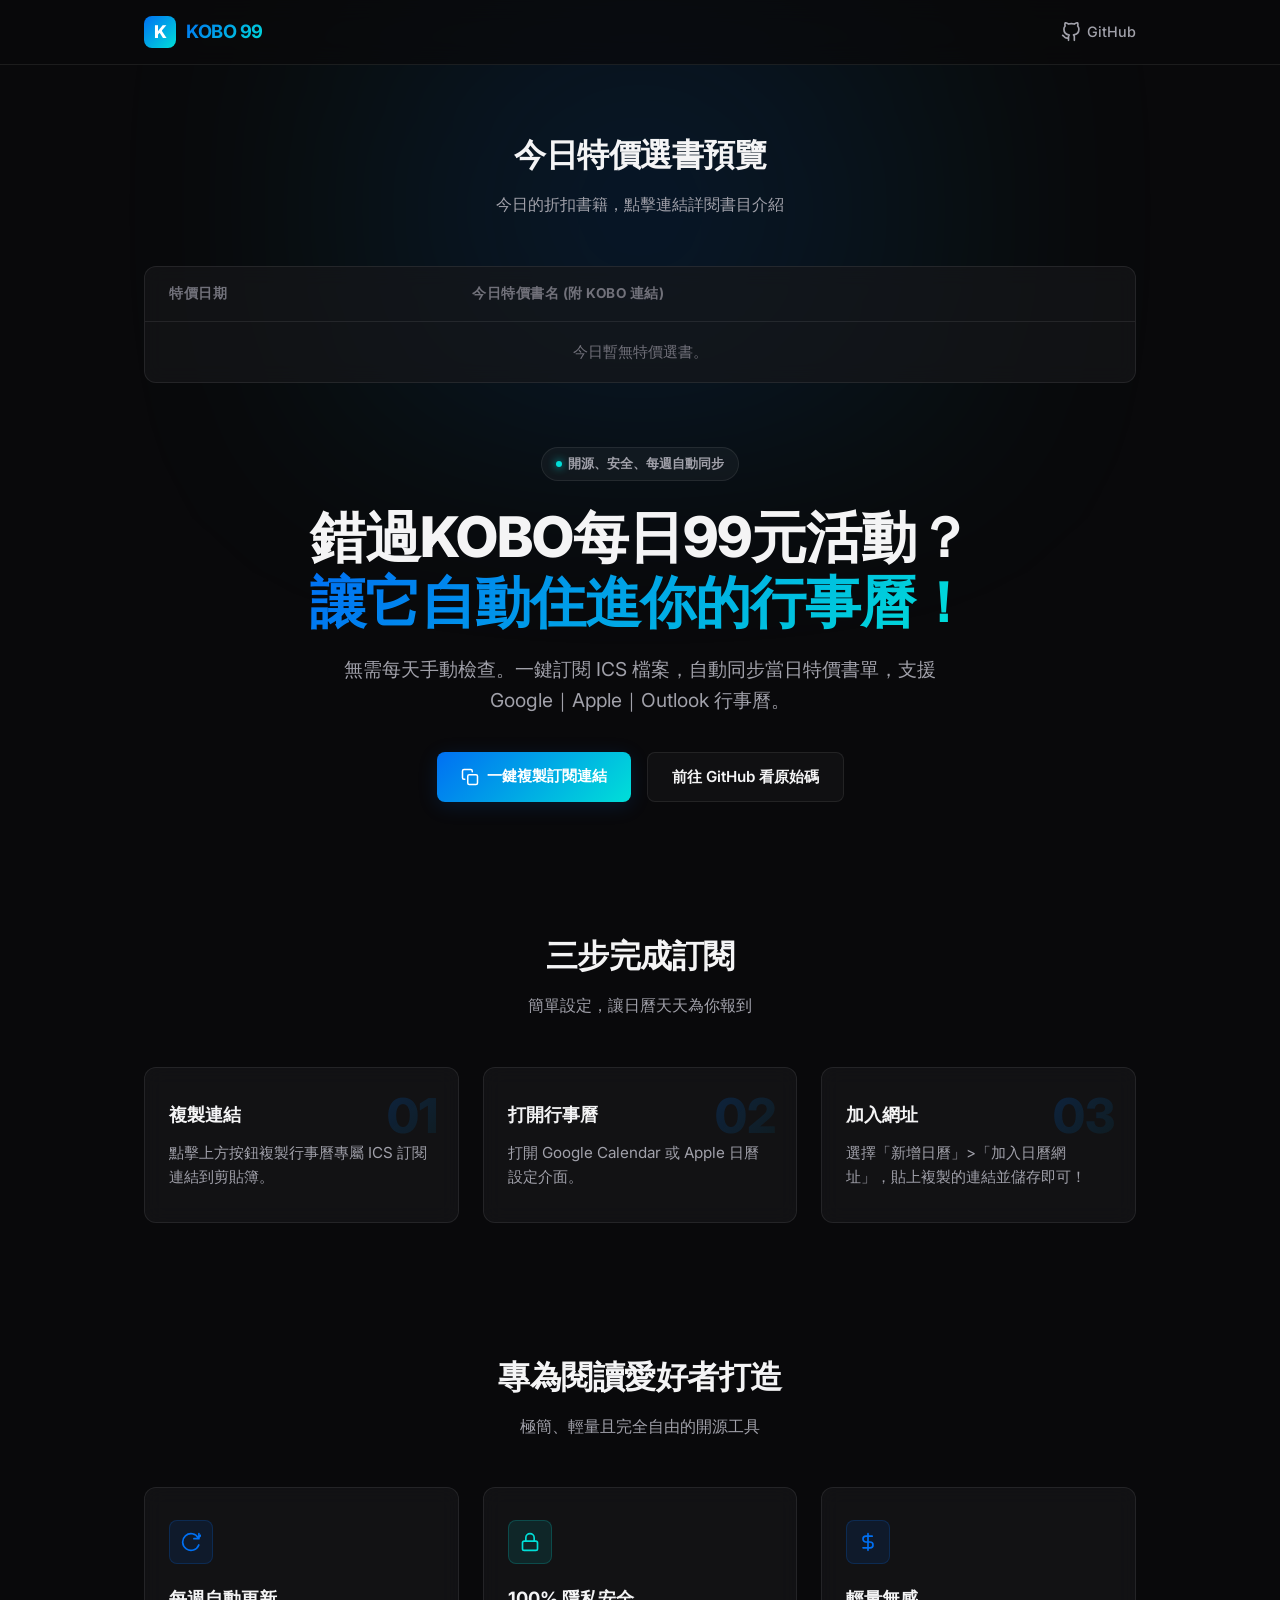
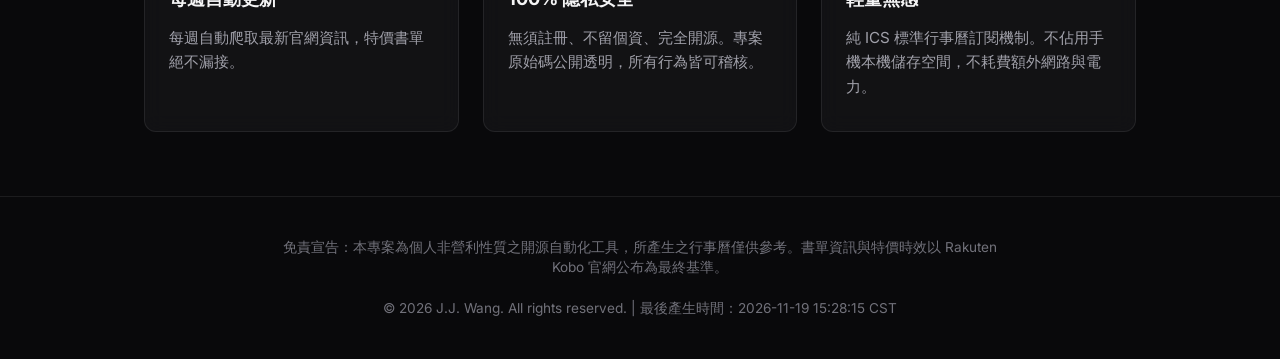
<file: index.html>
<!doctype html>
<html lang="zh-Hant">
<head>
  <meta charset="utf-8">
  <meta name="viewport" content="width=device-width, initial-scale=1">
  <title>Kobo 99 元選書行事曆訂閱</title>
  <meta name="description" content="錯過KOBO每日99元選書？讓它自動住進你的行事曆！無需每天手動檢查，一鍵訂閱 ICS 檔案，天天自動同步當日特價書單。">
  <link rel="preconnect" href="https://fonts.googleapis.com">
  <link rel="preconnect" href="https://fonts.gstatic.com" crossorigin>
  <link href="https://fonts.googleapis.com/css2?family=Inter:wght@400;500;600;700;800&display=swap" rel="stylesheet">
  <link rel="stylesheet" href="styles/base.css">
  <link rel="stylesheet" href="styles/content.css">
</head>
<body>

  <div class="glow-bg"></div>

  <header class="nav">
    <div class="container nav-container">
      <div class="logo-group">
        <div class="logo-icon">K</div>
        <span class="logo-text">KOBO 99</span>
      </div>
      <a class="github-link" href="https://github.com/oshukezu/KOBO99-ics" target="_blank">
        <svg width="20" height="20" viewBox="0 0 24 24" fill="none" stroke="currentColor" stroke-width="2" stroke-linecap="round" stroke-linejoin="round"><path d="M9 19c-5 1.5-5-2.5-7-3m14 6v-3.87a3.37 3.37 0 0 0-.94-2.61c3.14-.35 6.44-1.54 6.44-7A5.44 5.44 0 0 0 20 4.77 5.07 5.07 0 0 0 19.91 1S18.73.65 16 2.48a13.38 13.38 0 0 0-7 0C6.27.65 5.09 1 5.09 1A5.07 5.07 0 0 0 5 4.77a5.44 5.44 0 0 0-1.5 3.78c0 5.42 3.3 6.61 6.44 7A3.37 3.37 0 0 0 9 18.13V22"></path></svg>
        GitHub
      </a>
    </div>
  </header>

  <main class="container">
    
    <!-- Table Section -->
    <section class="table-section">
      <div class="section-header">
        <h2>今日特價選書預覽</h2>
        <p>今日的折扣書籍，點擊連結詳閱書目介紹</p>
      </div>
      <div class="table-wrapper">
        <table>
          <thead>
            <tr>
              <th>特價日期</th>
              <th>今日特價書名 (附 Kobo 連結)</th>
            </tr>
          </thead>
          <tbody>
          <tr>
            <td class="date-cell"><time datetime="2026-11-19">2026-11-19</time></td>
            <td class="title-cell"><a href="https://www.kobo.com/tw/zh/ebook/F-GGm9yiTDKhhMQqIzLP-w?sId=db34a04b-a1ad-4267-885b-cc553dfaccb1&amp;ssId=ZnZD0f2IvXhbyWY5fHa-a&amp;cPos=7&amp;utm_source=twblog&amp;utm_medium=99list&amp;utm_campaign=coin99_20261118" target="_blank">《一位外科醫師的修煉》（改版）</a></td>
          </tr>
          </tbody>
        </table>
      </div>
    </section>

    <!-- Hero Section -->
    <section class="hero">
      <div class="badge">
        <span class="badge-dot"></span>
        開源、安全、每週自動同步
      </div>
      <h1 class="hero-title">
        錯過KOBO每日99元活動？<br>
        <span class="gradient-text">讓它自動住進你的行事曆！</span>
      </h1>
      <p class="hero-subtitle">
        無需每天手動檢查。一鍵訂閱 ICS 檔案，自動同步當日特價書單，支援 Google｜Apple｜Outlook 行事曆。
      </p>
      <div class="cta-group">
        <button class="btn btn-primary" id="copy-btn">
          <svg width="18" height="18" viewBox="0 0 24 24" fill="none" stroke="currentColor" stroke-width="2" stroke-linecap="round" stroke-linejoin="round"><rect x="9" y="9" width="13" height="13" rx="2" ry="2"></rect><path d="M5 15H4a2 2 0 0 1-2-2V4a2 2 0 0 1 2-2h9a2 2 0 0 1 2 2v1"></path></svg>
          一鍵複製訂閱連結
        </button>
        <a class="btn btn-secondary" href="https://github.com/oshukezu/KOBO99-ics" target="_blank">
          前往 GitHub 看原始碼
        </a>
      </div>
    </section>

    <!-- Steps Section -->
    <section class="steps-section">
      <div class="section-header">
        <h2>三步完成訂閱</h2>
        <p>簡單設定，讓日曆天天為你報到</p>
      </div>
      <div class="steps-grid">
        <div class="step-card">
          <span class="step-num">01</span>
          <h3 class="step-title">複製連結</h3>
          <p class="step-desc">點擊上方按鈕複製行事曆專屬 ICS 訂閱連結到剪貼簿。</p>
        </div>
        <div class="step-card">
          <span class="step-num">02</span>
          <h3 class="step-title">打開行事曆</h3>
          <p class="step-desc">打開 Google Calendar 或 Apple 日曆設定介面。</p>
        </div>
        <div class="step-card">
          <span class="step-num">03</span>
          <h3 class="step-title">加入網址</h3>
          <p class="step-desc">選擇「新增日曆」>「加入日曆網址」，貼上複製的連結並儲存即可！</p>
        </div>
      </div>
    </section>

    <!-- Features Section -->
    <section class="features-section">
      <div class="section-header">
        <h2>專為閱讀愛好者打造</h2>
        <p>極簡、輕量且完全自由的開源工具</p>
      </div>
      <div class="features-grid">
        <div class="feature-card">
          <div class="feature-icon-wrapper">
            <svg width="20" height="20" viewBox="0 0 24 24" fill="none" stroke="currentColor" stroke-width="2" stroke-linecap="round" stroke-linejoin="round"><path d="M21.5 2v6h-6M21.34 15.57a10 10 0 1 1-.57-8.38l5.67-5.67"></path></svg>
          </div>
          <h3 class="feature-title">每週自動更新</h3>
          <p class="feature-desc">每週自動爬取最新官網資訊，特價書單絕不漏接。</p>
        </div>
        <div class="feature-card">
          <div class="feature-icon-wrapper">
            <svg width="20" height="20" viewBox="0 0 24 24" fill="none" stroke="currentColor" stroke-width="2" stroke-linecap="round" stroke-linejoin="round"><rect x="3" y="11" width="18" height="11" rx="2" ry="2"></rect><path d="M7 11V7a5 5 0 0 1 10 0v4"></path></svg>
          </div>
          <h3 class="feature-title">100% 隱私安全</h3>
          <p class="feature-desc">無須註冊、不留個資、完全開源。專案原始碼公開透明，所有行為皆可稽核。</p>
        </div>
        <div class="feature-card">
          <div class="feature-icon-wrapper">
            <svg width="20" height="20" viewBox="0 0 24 24" fill="none" stroke="currentColor" stroke-width="2" stroke-linecap="round" stroke-linejoin="round"><path d="M12 2v20M17 5H9.5a3.5 3.5 0 0 0 0 7h5a3.5 3.5 0 0 1 0 7H6"></path></svg>
          </div>
          <h3 class="feature-title">輕量無感</h3>
          <p class="feature-desc">純 ICS 標準行事曆訂閱機制。不佔用手機本機儲存空間，不耗費額外網路與電力。</p>
        </div>
      </div>
    </section>



  </main>

  <!-- Toast Notification -->
  <div class="toast" id="toast">
    <div class="toast-icon">
      <svg width="18" height="18" viewBox="0 0 24 24" fill="none" stroke="currentColor" stroke-width="2" stroke-linecap="round" stroke-linejoin="round"><polyline points="20 6 9 17 4 12"></polyline></svg>
    </div>
    <div class="toast-text">已複製訂閱連結到剪貼簿！</div>
  </div>

  <footer>
    <div class="container">
      <p class="footer-disclaimer">
        免責宣告：本專案為個人非營利性質之開源自動化工具，所產生之行事曆僅供參考。書單資訊與特價時效以 Rakuten Kobo 官網公布為最終基準。
      </p>
      <p>© 2026 J.J. Wang. All rights reserved. | 最後產生時間：2026-11-19 15:28:15 CST</p>
    </div>
  </footer>

  <script>
    // 動態更新當日特價書單（與實際日期同步）
    async function updateTodayBooks() {
      try {
        const todayStr = new Intl.DateTimeFormat('zh-TW', {
          timeZone: 'Asia/Taipei',
          year: 'numeric',
          month: '2-digit',
          day: '2-digit'
        }).format(new Date()).replace(/\//g, '-');
        
        const response = await fetch('public/events.json');
        if (!response.ok) return;
        const events = await response.json();
        
        const todayEvents = events.filter(e => e.date === todayStr);
        const tbody = document.querySelector('.table-section tbody');
        if (!tbody) return;
        
        if (todayEvents.length > 0) {
          tbody.innerHTML = todayEvents.map(event => {
            const href = event.placeholder ? event.source_url : event.book_url;
            return `
            <tr>
              <td class="date-cell"><time datetime="${escapeHtml(event.date)}">${escapeHtml(event.date)}</time></td>
              <td class="title-cell"><a href="${escapeHtml(href)}" target="_blank">${escapeHtml(event.title)}</a></td>
            </tr>
          `;
          }).join('');
        } else {
          tbody.innerHTML = '<tr><td colspan="2" style="text-align:center; color:var(--text-muted);">今日暫無特價選書。</td></tr>';
        }
      } catch (err) {
        console.error('無法動態更新今日書單', err);
      }
    }

    function escapeHtml(str) {
      return str
        .replace(/&/g, '&amp;')
        .replace(/</g, '&lt;')
        .replace(/>/g, '&gt;')
        .replace(/"/g, '&quot;')
        .replace(/'/g, '&#039;');
    }

    window.addEventListener('DOMContentLoaded', updateTodayBooks);

    const copyBtn = document.getElementById('copy-btn');
    const toast = document.getElementById('toast');

    copyBtn.addEventListener('click', async () => {
      let icsUrl = new URL("public/kobo99.ics", window.location.href).href;
      if (!icsUrl.startsWith('http')) {
        icsUrl = "https://oshukezu.github.io/KOBO99-ics/public/kobo99.ics";
      }

      try {
        await navigator.clipboard.writeText(icsUrl);
        
        toast.classList.add('show');
        setTimeout(() => {
          toast.classList.remove('show');
        }, 3000);
      } catch (err) {
        console.error('無法複製連結', err);
        const el = document.createElement('textarea');
        el.value = icsUrl;
        document.body.appendChild(el);
        el.select();
        document.execCommand('copy');
        document.body.removeChild(el);

        toast.classList.add('show');
        setTimeout(() => {
          toast.classList.remove('show');
        }, 3000);
      }
    });
  </script>
</body>
</html>
</file>
<file: styles/base.css>
:root {
  --bg: #09090b;
  --card-bg: rgba(24, 24, 27, 0.65);
  --card-border: rgba(255, 255, 255, 0.08);
  --text-primary: #f4f4f5;
  --text-secondary: #a1a1aa;
  --text-muted: #71717a;
  --accent: #0070f3;
  --accent-gradient: linear-gradient(135deg, #0070f3 0%, #00dfd8 100%);
  --accent-glow: rgba(0, 112, 243, 0.15);
  --font: 'Inter', -apple-system, BlinkMacSystemFont, "Segoe UI", Roboto, sans-serif;
}

* {
  box-sizing: border-box;
  margin: 0;
  padding: 0;
}

body {
  background-color: var(--bg);
  color: var(--text-primary);
  font-family: var(--font);
  line-height: 1.6;
  overflow-x: hidden;
  -webkit-font-smoothing: antialiased;
}

/* Background Glow Effects */
.glow-bg {
  position: absolute;
  top: -10%;
  left: 50%;
  transform: translateX(-50%);
  width: min(100%, 800px);
  height: 600px;
  background: radial-gradient(circle, rgba(0, 112, 243, 0.15) 0%, rgba(0, 223, 216, 0.03) 70%, transparent 100%);
  z-index: -1;
  pointer-events: none;
  filter: blur(80px);
}

/* Container */
.container {
  max-width: 1040px;
  margin: 0 auto;
  padding: 0 24px;
}

/* Navbar */
header.nav {
  border-bottom: 1px solid var(--card-border);
  backdrop-filter: blur(12px);
  -webkit-backdrop-filter: blur(12px);
  background-color: rgba(9, 9, 11, 0.7);
  position: sticky;
  top: 0;
  z-index: 100;
}

header.nav .nav-container {
  display: flex;
  justify-content: space-between;
  align-items: center;
  height: 64px;
}

.logo-group {
  display: flex;
  align-items: center;
  gap: 10px;
}

.logo-icon {
  width: 32px;
  height: 32px;
  background: var(--accent-gradient);
  border-radius: 8px;
  display: flex;
  align-items: center;
  justify-content: center;
  font-weight: 800;
  font-size: 1.1rem;
  color: #fff;
}

.logo-text {
  font-weight: 700;
  font-size: 1.15rem;
  letter-spacing: -0.5px;
  background: var(--accent-gradient);
  -webkit-background-clip: text;
  -webkit-text-fill-color: transparent;
}

.github-link {
  color: var(--text-secondary);
  text-decoration: none;
  display: flex;
  align-items: center;
  gap: 6px;
  font-size: 0.9rem;
  font-weight: 500;
  transition: color 0.2s;
}

.github-link:hover {
  color: var(--text-primary);
}

/* Hero Section */
.hero {
  padding: 32px 0 64px;
  text-align: center;
  position: relative;
}

.badge {
  display: inline-flex;
  align-items: center;
  gap: 6px;
  padding: 6px 14px;
  background: rgba(255, 255, 255, 0.04);
  border: 1px solid var(--card-border);
  border-radius: 99px;
  font-size: 0.8rem;
  font-weight: 600;
  color: var(--text-secondary);
  margin-bottom: 24px;
}

.badge-dot {
  width: 6px;
  height: 6px;
  background-color: #00dfd8;
  border-radius: 50%;
  box-shadow: 0 0 8px #00dfd8;
}

h1.hero-title {
  font-size: clamp(2rem, 5vw, 3.5rem);
  font-weight: 800;
  line-height: 1.15;
  letter-spacing: -1px;
  margin-bottom: 20px;
  color: var(--text-primary);
}

.gradient-text {
  background: var(--accent-gradient);
  -webkit-background-clip: text;
  -webkit-text-fill-color: transparent;
  display: inline-block;
}

p.hero-subtitle {
  font-size: clamp(1rem, 2vw, 1.2rem);
  color: var(--text-secondary);
  max-width: 640px;
  margin: 0 auto 36px;
}

.cta-group {
  display: flex;
  flex-wrap: wrap;
  justify-content: center;
  gap: 16px;
}

.btn {
  display: inline-flex;
  align-items: center;
  justify-content: center;
  gap: 8px;
  padding: 12px 24px;
  border-radius: 8px;
  font-size: 0.95rem;
  font-weight: 600;
  cursor: pointer;
  transition: all 0.2s cubic-bezier(0.16, 1, 0.3, 1);
  text-decoration: none;
}

.btn-primary {
  background: var(--accent-gradient);
  color: #fff;
  border: none;
  box-shadow: 0 4px 20px var(--accent-glow);
}

.btn-primary:hover {
  transform: translateY(-2px);
  box-shadow: 0 8px 30px rgba(0, 112, 243, 0.3);
}

.btn-secondary {
  background: rgba(255, 255, 255, 0.03);
  color: var(--text-primary);
  border: 1px solid var(--card-border);
}

.btn-secondary:hover {
  background: rgba(255, 255, 255, 0.06);
  border-color: rgba(255, 255, 255, 0.15);
  transform: translateY(-2px);
}

/* Steps Section */
.steps-section {
  padding: 64px 0;
}

.section-header {
  text-align: center;
  margin-bottom: 48px;
}

.section-header h2 {
  font-size: 2rem;
  font-weight: 800;
  letter-spacing: -0.5px;
  margin-bottom: 12px;
}

.section-header p {
  color: var(--text-secondary);
}

.steps-grid {
  display: grid;
  grid-template-columns: repeat(auto-fit, minmax(280px, 1fr));
  gap: 24px;
}

.step-card {
  background: var(--card-bg);
  border: 1px solid var(--card-border);
  border-radius: 12px;
  padding: 32px 24px;
  position: relative;
  overflow: hidden;
  backdrop-filter: blur(10px);
  -webkit-backdrop-filter: blur(10px);
  transition: border-color 0.3s;
}

.step-card:hover {
  border-color: rgba(0, 112, 243, 0.3);
}

.step-num {
  font-size: 3rem;
  font-weight: 800;
  background: linear-gradient(135deg, rgba(0, 112, 243, 0.2) 0%, rgba(0, 223, 216, 0.05) 100%);
  -webkit-background-clip: text;
  -webkit-text-fill-color: transparent;
  position: absolute;
  top: 10px;
  right: 20px;
  user-select: none;
}

.step-title {
  font-size: 1.15rem;
  font-weight: 700;
  margin-bottom: 12px;
  color: var(--text-primary);
}

.step-desc {
  font-size: 0.95rem;
  color: var(--text-secondary);
}
</file>
<file: styles/content.css>
/* Features Section */
.features-section {
  padding: 64px 0;
}

.features-grid {
  display: grid;
  grid-template-columns: repeat(auto-fit, minmax(280px, 1fr));
  gap: 24px;
}

.feature-card {
  background: var(--card-bg);
  border: 1px solid var(--card-border);
  border-radius: 12px;
  padding: 32px 24px;
  backdrop-filter: blur(10px);
  -webkit-backdrop-filter: blur(10px);
  transition: all 0.3s;
}

.feature-card:hover {
  border-color: rgba(0, 223, 216, 0.3);
  transform: translateY(-2px);
}

.feature-icon-wrapper {
  width: 44px;
  height: 44px;
  border-radius: 8px;
  background: rgba(0, 112, 243, 0.1);
  border: 1px solid rgba(0, 112, 243, 0.2);
  display: flex;
  align-items: center;
  justify-content: center;
  color: #0070f3;
  margin-bottom: 20px;
}

.feature-card:nth-child(2) .feature-icon-wrapper {
  background: rgba(0, 223, 216, 0.1);
  border: 1px solid rgba(0, 223, 216, 0.2);
  color: #00dfd8;
}

.feature-title {
  font-size: 1.15rem;
  font-weight: 700;
  margin-bottom: 12px;
}

.feature-desc {
  font-size: 0.95rem;
  color: var(--text-secondary);
}

/* Table Section */
.table-section {
  padding: 64px 0 32px;
}

.table-wrapper {
  background: var(--card-bg);
  border: 1px solid var(--card-border);
  border-radius: 12px;
  overflow: hidden;
  backdrop-filter: blur(10px);
  -webkit-backdrop-filter: blur(10px);
}

table {
  width: 100%;
  border-collapse: collapse;
  text-align: left;
}

th {
  padding: 16px 24px;
  font-size: 0.85rem;
  font-weight: 700;
  color: var(--text-muted);
  border-bottom: 1px solid var(--card-border);
  text-transform: uppercase;
  letter-spacing: 0.5px;
}

td {
  padding: 18px 24px;
  border-bottom: 1px solid var(--card-border);
  vertical-align: middle;
  font-size: 0.95rem;
}

tr:last-child td {
  border-bottom: none;
}

tr {
  transition: background-color 0.2s;
}

tr:hover {
  background-color: rgba(255, 255, 255, 0.015);
}

.date-cell {
  color: var(--text-secondary);
  font-weight: 500;
  white-space: nowrap;
}

.title-cell a {
  color: var(--text-primary);
  text-decoration: none;
  font-weight: 600;
  transition: color 0.2s;
}

.title-cell a:hover {
  color: #00dfd8;
}

.source-cell a {
  color: #0070f3;
  text-decoration: none;
  font-size: 0.85rem;
  font-weight: 500;
  transition: opacity 0.2s;
}

.source-cell a:hover {
  opacity: 0.8;
}

/* Toast Notification */
.toast {
  position: fixed;
  bottom: 24px;
  right: 24px;
  background: rgba(24, 24, 27, 0.85);
  border: 1px solid rgba(0, 223, 216, 0.3);
  backdrop-filter: blur(16px);
  -webkit-backdrop-filter: blur(16px);
  border-radius: 8px;
  padding: 12px 20px;
  display: flex;
  align-items: center;
  gap: 10px;
  box-shadow: 0 10px 30px rgba(0, 0, 0, 0.5), 0 0 15px rgba(0, 223, 216, 0.15);
  z-index: 1000;
  transform: translateY(100px);
  opacity: 0;
  transition: all 0.3s cubic-bezier(0.16, 1, 0.3, 1);
  pointer-events: none;
}

.toast.show {
  transform: translateY(0);
  opacity: 1;
}

.toast-icon {
  color: #00dfd8;
  display: flex;
  align-items: center;
}

.toast-text {
  font-size: 0.9rem;
  font-weight: 500;
  color: var(--text-primary);
}

/* Footer */
footer {
  border-top: 1px solid var(--card-border);
  padding: 40px 0;
  color: var(--text-muted);
  font-size: 0.85rem;
  text-align: center;
}

.footer-disclaimer {
  max-width: 720px;
  margin: 0 auto 20px;
  line-height: 1.5;
}

/* Responsive */
@media (max-width: 768px) {
  .hero {
    padding: 24px 0 40px;
  }
  .table-section {
    padding: 32px 0 16px;
  }
  .steps-grid, .features-grid {
    grid-template-columns: 1fr;
  }
  th {
    display: none;
  }
  td {
    display: block;
    padding: 10px 24px;
    border-bottom: none;
  }
  td:first-child {
    padding-top: 20px;
  }
  td:last-child {
    padding-bottom: 20px;
    border-bottom: 1px solid var(--card-border);
  }
  tr:last-child td:last-child {
    border-bottom: none;
  }
}
</file>
